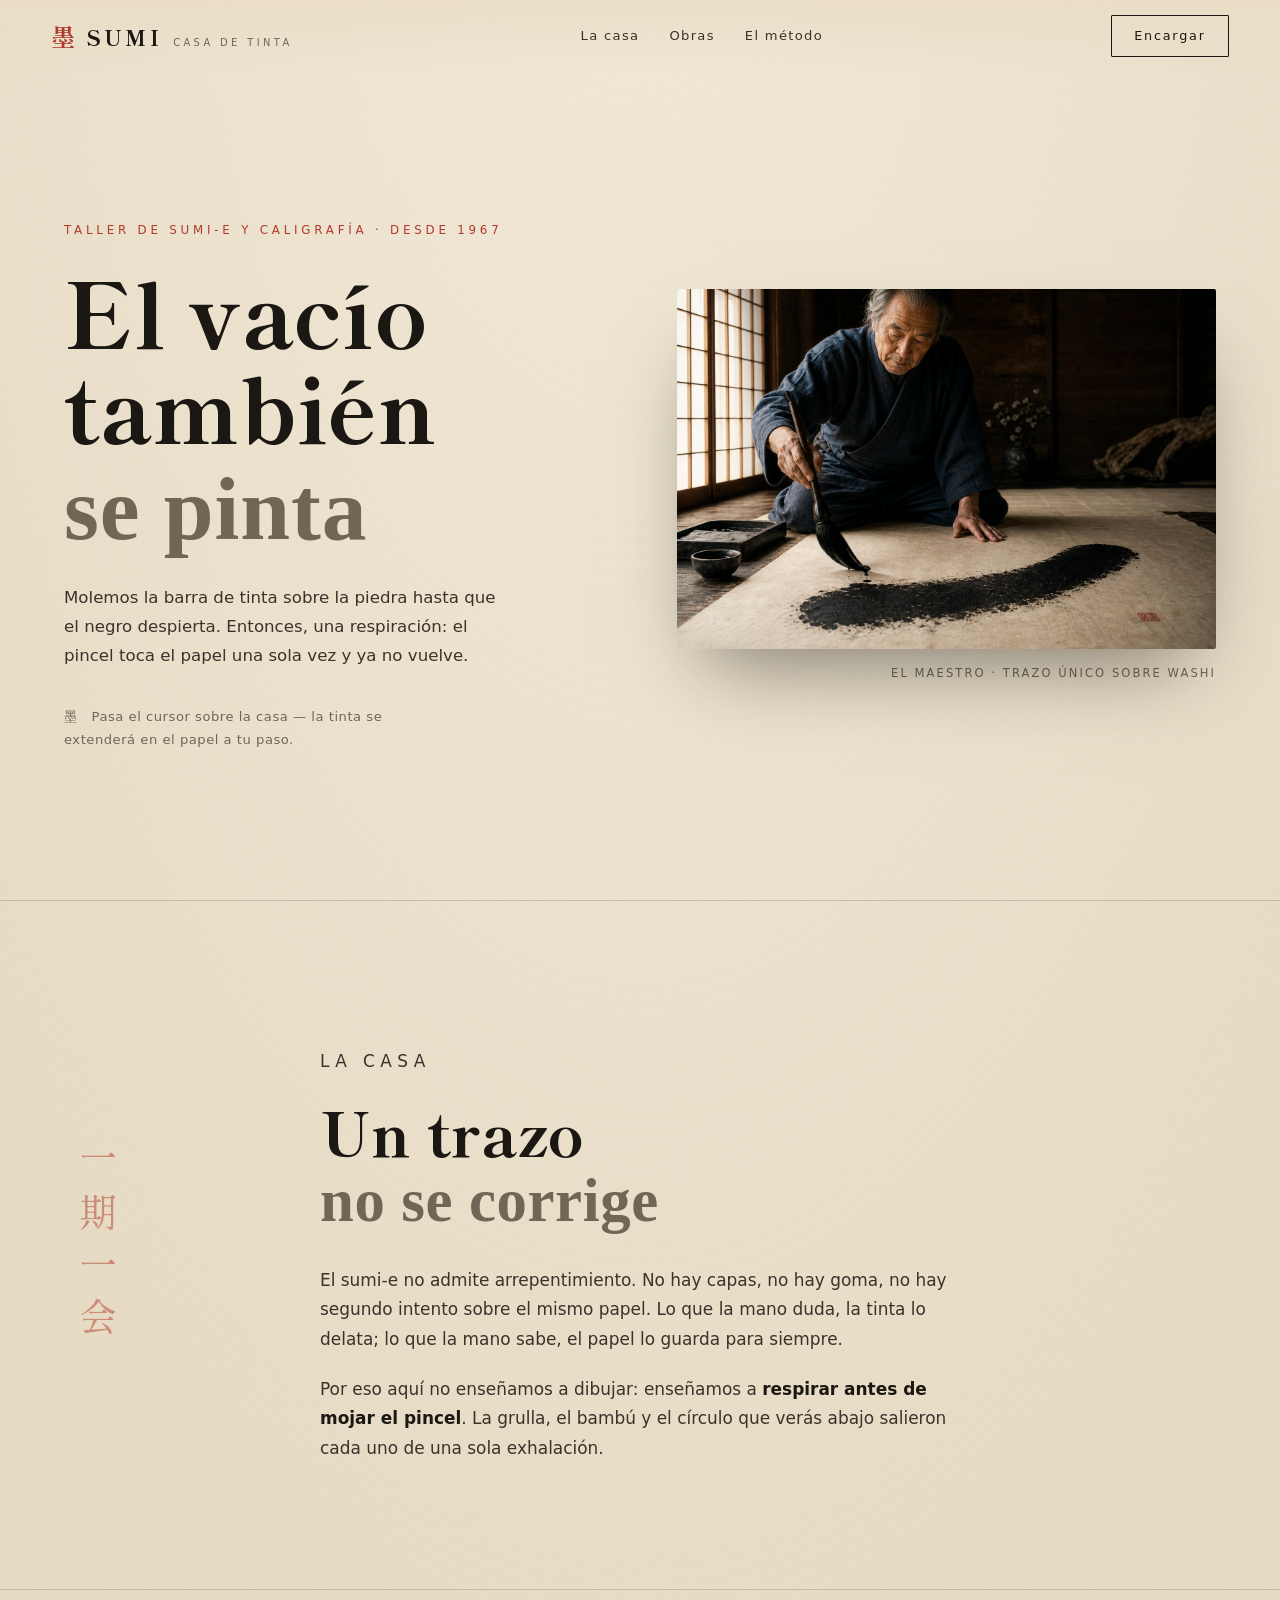
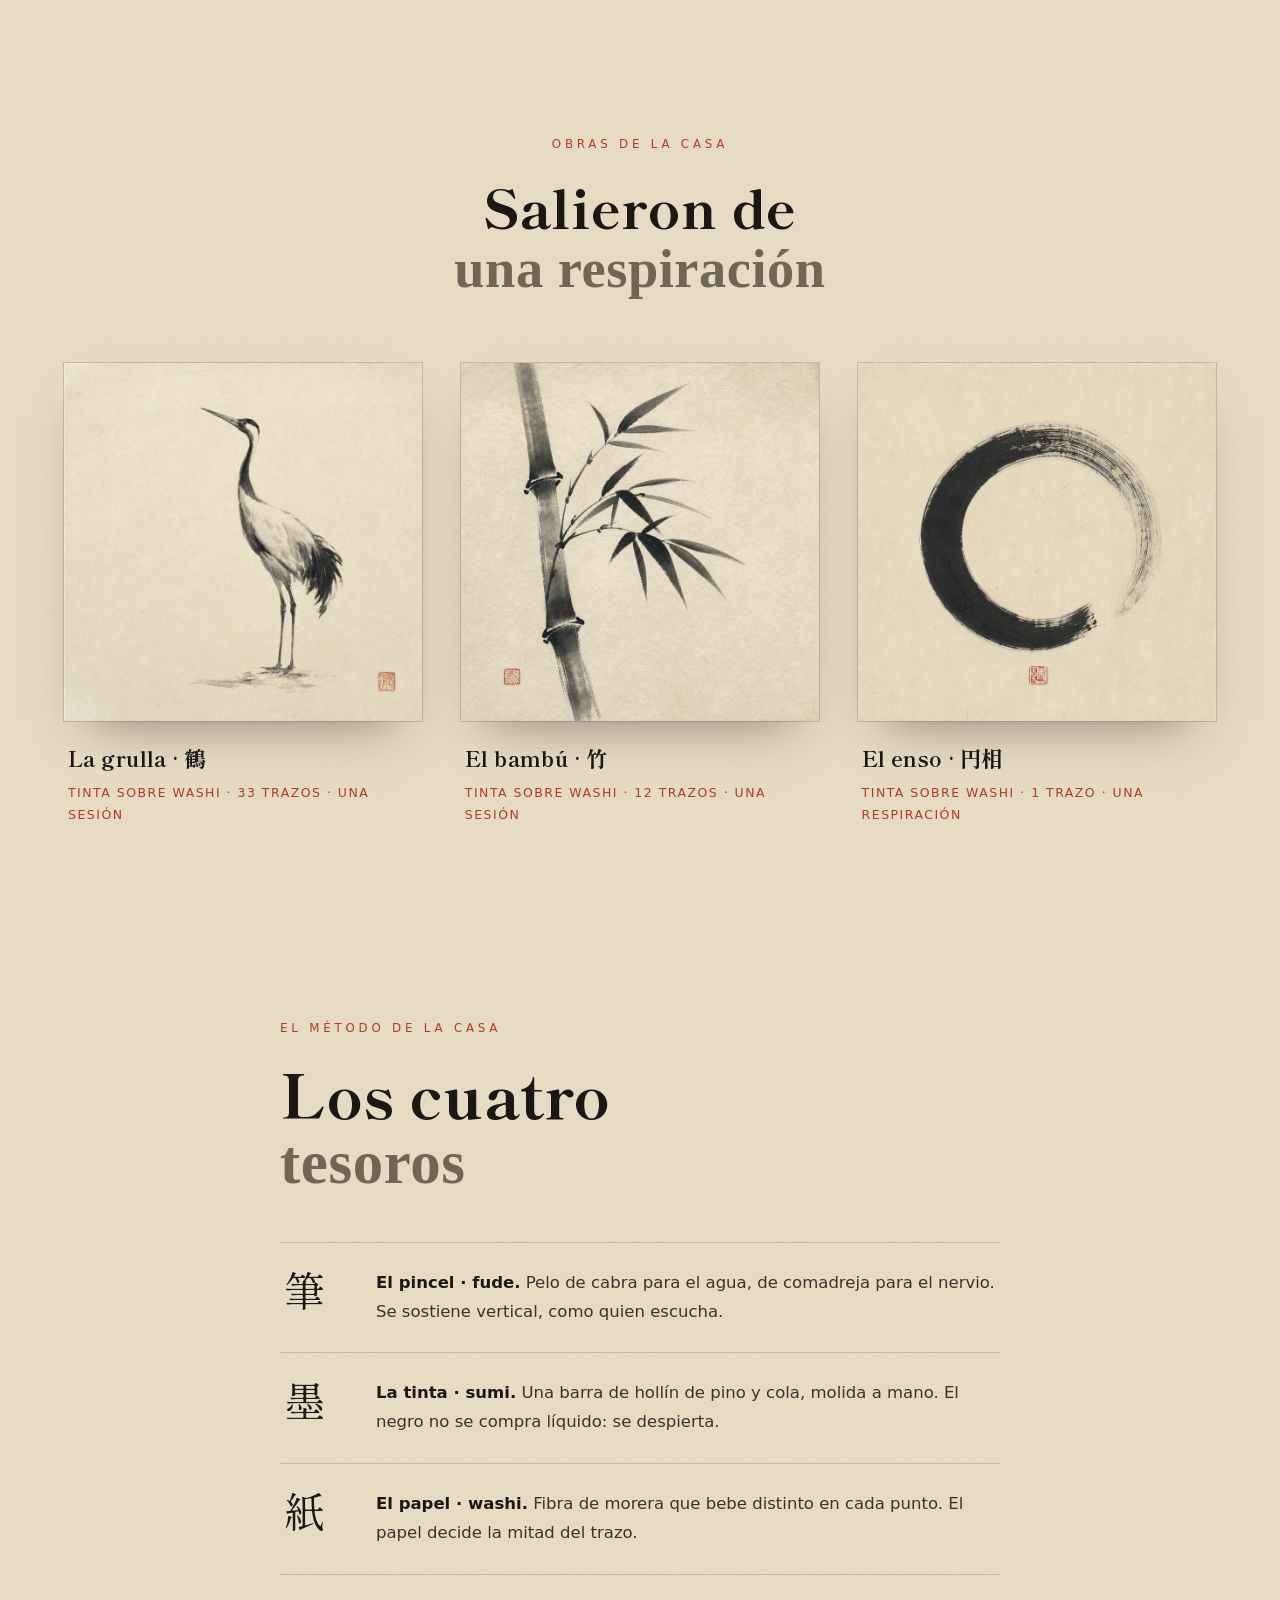
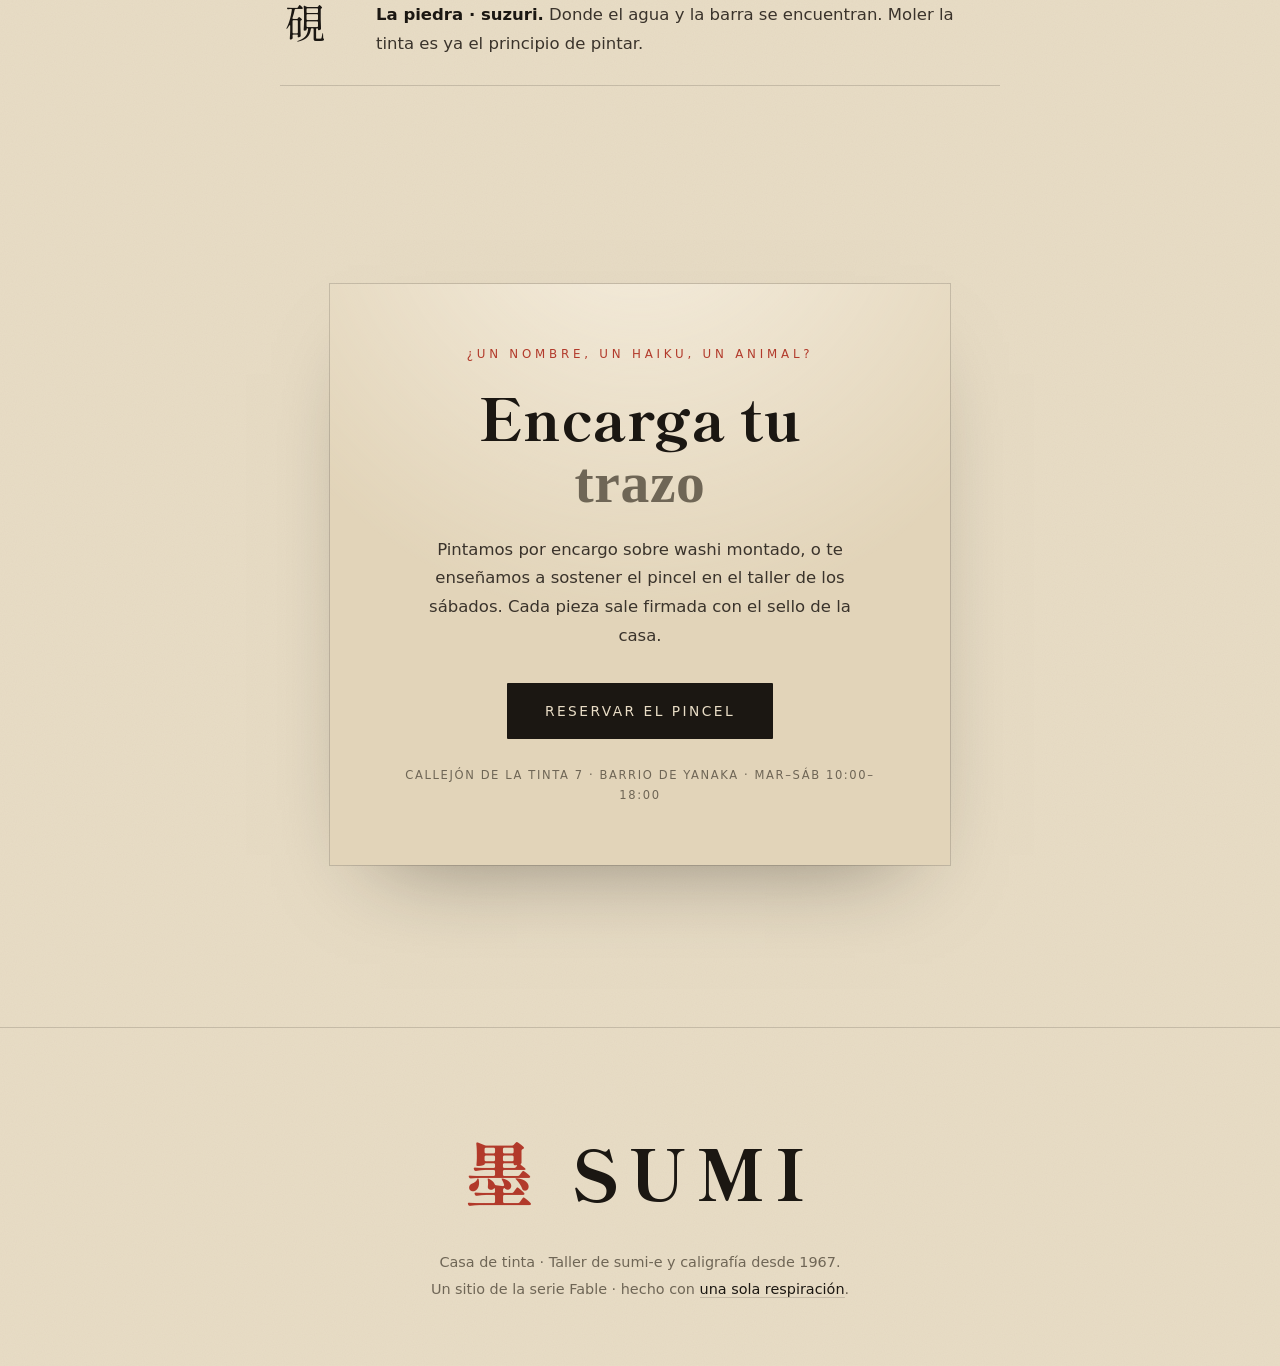
<file: index.html>
<!DOCTYPE html>
<html lang="es-MX">
<head>
<meta charset="UTF-8">
<meta name="viewport" content="width=device-width, initial-scale=1.0">
<title>SUMI — Casa de tinta · Taller de sumi-e y caligrafía</title>
<meta name="description" content="Casa de tinta desde 1967. Pintura sumi-e y caligrafía japonesa: un trazo, una respiración, sin corrección. Obras, encargos y taller.">
<meta property="og:title" content="墨 SUMI — Casa de tinta">
<meta property="og:description" content="El vacío también se pinta. Pasa el cursor y la tinta se extiende en el papel.">
<meta property="og:image" content="assets/og.jpg">
<link rel="icon" href="data:image/svg+xml,<svg xmlns='http://www.w3.org/2000/svg' viewBox='0 0 100 100'><text y='82' font-size='84'>墨</text></svg>">
<link rel="preconnect" href="https://fonts.googleapis.com">
<link rel="preconnect" href="https://fonts.gstatic.com" crossorigin>
<link href="https://fonts.googleapis.com/css2?family=Shippori+Mincho+B1:wght@500;600;700;800&family=Zen+Kaku+Gothic+New:wght@300;400;500;700&display=swap" rel="stylesheet">
<link rel="stylesheet" href="css/styles.css">
</head>
<body>

<div class="ink-cursor" aria-hidden="true"></div>

<header class="barra">
  <a class="marca" href="#"><span class="kanji">墨</span> SUMI<em>Casa de tinta</em></a>
  <nav class="nav" aria-label="Secciones">
    <a href="#manifiesto">La casa</a>
    <a href="#obras">Obras</a>
    <a href="#metodo">El método</a>
  </nav>
  <a class="cta" href="#encargo">Encargar</a>
</header>

<main>

  <!-- ====== HERO ====== -->
  <section id="hero">
    <div class="hero-texto">
      <p class="kicker">Taller de sumi-e y caligrafía · desde 1967</p>
      <h1 class="brush">El vacío<br>también<br><em>se pinta</em></h1>
      <p class="bajada">Molemos la barra de tinta sobre la piedra hasta que el negro despierta.
      Entonces, una respiración: el pincel toca el papel una sola vez y ya no vuelve.</p>
      <p class="hint">墨 &nbsp; Pasa el cursor sobre la casa — la tinta se extenderá en el papel a tu paso.</p>
    </div>
    <figure class="hero-obra">
      <img src="assets/hero.jpg" alt="Maestro calígrafo pintando un trazo de tinta sumi sobre papel washi" decoding="async">
      <figcaption>El maestro · trazo único sobre washi</figcaption>
    </figure>
  </section>

  <!-- ====== MANIFIESTO ====== -->
  <section id="manifiesto">
    <p class="vertical" aria-hidden="true">一期一会</p>
    <div class="mani-int">
      <p class="kicker">La casa</p>
      <h2 class="brush">Un trazo<br><em>no se corrige</em></h2>
      <p>El sumi-e no admite arrepentimiento. No hay capas, no hay goma, no hay segundo intento
      sobre el mismo papel. Lo que la mano duda, la tinta lo delata; lo que la mano sabe, el papel
      lo guarda para siempre.</p>
      <p>Por eso aquí no enseñamos a dibujar: enseñamos a <strong>respirar antes de mojar el pincel</strong>.
      La grulla, el bambú y el círculo que verás abajo salieron cada uno de una sola exhalación.</p>
    </div>
  </section>

  <!-- ====== OBRAS ====== -->
  <section id="obras">
    <p class="kicker centrado">Obras de la casa</p>
    <h2 class="obras-titulo brush">Salieron de<br><em>una respiración</em></h2>
    <div class="galeria">
      <figure class="obra" tabindex="0">
        <div class="obra-img"><img src="assets/obra1.jpg" alt="Pintura sumi-e de una grulla" loading="lazy" decoding="async"><span class="splot" aria-hidden="true"></span></div>
        <figcaption>
          <h3>La grulla · 鶴</h3>
          <p>Tinta sobre washi · 33 trazos · una sesión</p>
          <span class="obra-nota">Se pinta de arriba abajo, como cae la mirada del ave.</span>
        </figcaption>
      </figure>
      <figure class="obra" tabindex="0">
        <div class="obra-img"><img src="assets/obra2.jpg" alt="Pintura sumi-e de un bambú" loading="lazy" decoding="async"><span class="splot" aria-hidden="true"></span></div>
        <figcaption>
          <h3>El bambú · 竹</h3>
          <p>Tinta sobre washi · 12 trazos · una sesión</p>
          <span class="obra-nota">Cada nudo es una pausa; el tallo, una decisión sin freno.</span>
        </figcaption>
      </figure>
      <figure class="obra" tabindex="0">
        <div class="obra-img"><img src="assets/obra3.jpg" alt="Pintura sumi-e de un enso, círculo zen" loading="lazy" decoding="async"><span class="splot" aria-hidden="true"></span></div>
        <figcaption>
          <h3>El enso · 円相</h3>
          <p>Tinta sobre washi · 1 trazo · una respiración</p>
          <span class="obra-nota">El círculo se deja abierto: nada terminado está vivo.</span>
        </figcaption>
      </figure>
    </div>
  </section>

  <!-- ====== MÉTODO: los cuatro tesoros ====== -->
  <section id="metodo">
    <div class="metodo-int">
      <p class="kicker">El método de la casa</p>
      <h2 class="brush">Los cuatro<br><em>tesoros</em></h2>
      <ol class="tesoros">
        <li><span class="kanji">筆</span><div><strong>El pincel · fude.</strong> Pelo de cabra para el agua, de comadreja para el nervio. Se sostiene vertical, como quien escucha.</div></li>
        <li><span class="kanji">墨</span><div><strong>La tinta · sumi.</strong> Una barra de hollín de pino y cola, molida a mano. El negro no se compra líquido: se despierta.</div></li>
        <li><span class="kanji">紙</span><div><strong>El papel · washi.</strong> Fibra de morera que bebe distinto en cada punto. El papel decide la mitad del trazo.</div></li>
        <li><span class="kanji">硯</span><div><strong>La piedra · suzuri.</strong> Donde el agua y la barra se encuentran. Moler la tinta es ya el principio de pintar.</div></li>
      </ol>
    </div>
  </section>

  <!-- ====== ENCARGO / CTA ====== -->
  <section id="encargo">
    <div class="encargo-card">
      <p class="kicker centrado">¿Un nombre, un haiku, un animal?</p>
      <h2 class="brush">Encarga tu<br><em>trazo</em></h2>
      <p class="encargo-nota">Pintamos por encargo sobre washi montado, o te enseñamos a sostener el pincel
      en el taller de los sábados. Cada pieza sale firmada con el sello de la casa.</p>
      <a class="boton" href="#">Reservar el pincel</a>
      <p class="dir">Callejón de la Tinta 7 · Barrio de Yanaka · Mar–Sáb 10:00–18:00</p>
    </div>
  </section>

</main>

<footer class="pie">
  <p class="pie-marca"><span class="kanji">墨</span> SUMI</p>
  <p class="pie-nota">Casa de tinta · Taller de sumi-e y caligrafía desde 1967.<br>
  Un sitio de la serie Fable · hecho con <a href="#">una sola respiración</a>.</p>
</footer>

<script src="js/main.js"></script>
</body>
</html>
</file>
<file: css/styles.css>
/* ============================================================
   SUMI — casa de tinta · taller de sumi-e y caligrafía
   Washi crema, sumi negro, un acento bermellón.
   Shippori Mincho (display) + Zen Kaku Gothic New (cuerpo).
   Efectos debut (todos tinta orgánica, feTurbulence):
     A · mancha que se difunde bajo el cursor  (#inkTurb)
     B · títulos "pintados" por barrido de pincel al scroll (@property --p + #inkEdge)
     C · florecimiento húmedo al pasar sobre las obras (#inkTurb splot)
   ============================================================ */

:root{
  --washi:#e9ddc6;
  --washi-2:#e2d4b9;
  --sumi:#1b1712;
  --sumi-suave:#3a332b;
  --humo:#6f6656;
  --bermellon:#b23a2b;
  --linea:rgba(27,23,18,.16);
  --display:"Shippori Mincho B1", Georgia, serif;
  --cuerpo:"Zen Kaku Gothic New", system-ui, sans-serif;
}

*{margin:0;padding:0;box-sizing:border-box}
[hidden]{display:none!important}
.defs{position:absolute;width:0;height:0;pointer-events:none}
html{scroll-behavior:smooth}
html,body{background:var(--washi);color:var(--sumi)}
body{
  font-family:var(--cuerpo);font-weight:400;font-size:16.5px;line-height:1.75;
  overflow-x:hidden;-webkit-font-smoothing:antialiased;
  /* fibra de papel washi */
  background-image:
    radial-gradient(120% 80% at 50% -10%, rgba(255,250,240,.5), transparent 60%),
    url("data:image/svg+xml,%3Csvg xmlns='http://www.w3.org/2000/svg' width='140' height='140'%3E%3Cfilter id='f'%3E%3CfeTurbulence type='fractalNoise' baseFrequency='0.9' numOctaves='2'/%3E%3CfeColorMatrix values='0 0 0 0 0.1 0 0 0 0 0.09 0 0 0 0 0.07 0 0 0 0.04 0'/%3E%3C/filter%3E%3Crect width='140' height='140' filter='url(%23f)'/%3E%3C/svg%3E");
}
img{max-width:100%;display:block}
a{color:inherit;text-decoration:none}
::selection{background:var(--sumi);color:var(--washi)}
strong{font-weight:700;color:var(--sumi)}
.kanji{font-family:var(--display)}

/* ---------- A · mancha de tinta que sigue el cursor ---------- */
.ink-cursor{
  position:fixed;left:0;top:0;width:240px;height:240px;margin:-120px 0 0 -120px;
  background:url("../assets/ink.png") center/contain no-repeat;
  pointer-events:none;z-index:5;opacity:0;transition:opacity .55s ease;
  will-change:transform;
}
body.ink-on .ink-cursor{opacity:.72}

/* ---------- B · títulos pintados por el pincel ---------- */
.brush{position:relative}
/* la cortina solo existe si el JS marcó .tinta (si no, el título se ve por defecto) */
.tinta .brush::after{
  content:"";position:absolute;inset:-4px -10px;z-index:2;
  background:var(--washi);
  transform:scaleX(1);transform-origin:100% 50%;
  will-change:transform;pointer-events:none; /* capa propia → anima en el compositor */
}
.tinta .brush.in::after{animation:descubrir 1.15s cubic-bezier(.66,0,.2,1) forwards}
@keyframes descubrir{to{transform:scaleX(0)}}
@media(prefers-reduced-motion:reduce){ .tinta .brush::after{display:none} }

/* ---------- Barra ---------- */
.barra{
  position:fixed;top:0;left:0;right:0;z-index:50;
  display:flex;align-items:center;justify-content:space-between;
  padding:15px clamp(18px,4vw,52px);
  background:linear-gradient(var(--washi), rgba(233,221,198,.0));
}
.marca{font-family:var(--display);font-weight:800;font-size:1.34rem;letter-spacing:.16em;display:flex;align-items:baseline;gap:.5ch}
.marca .kanji{font-size:1.5rem;color:var(--bermellon)}
.marca em{font-family:var(--cuerpo);font-style:normal;font-weight:400;font-size:.62rem;letter-spacing:.34em;text-transform:uppercase;color:var(--humo);margin-left:.6ch}
.nav{display:flex;gap:30px;font-size:.82rem;letter-spacing:.1em;color:var(--sumi-suave)}
.nav a{position:relative;padding:3px 0}
.nav a::after{content:"";position:absolute;left:0;bottom:-2px;width:100%;height:1.5px;background:var(--sumi);transform:scaleX(0);transform-origin:right;transition:transform .4s cubic-bezier(.7,0,.2,1)}
.nav a:hover::after{transform:scaleX(1);transform-origin:left}
.cta{
  font-size:.8rem;letter-spacing:.14em;
  border:1.5px solid var(--sumi);padding:9px 22px;border-radius:1px;
  transition:background .3s,color .3s;
}
.cta:hover{background:var(--sumi);color:var(--washi)}
@media(max-width:760px){.nav{display:none}}

/* ---------- tipografía de secciones ---------- */
.kicker{font-size:.74rem;letter-spacing:.32em;text-transform:uppercase;color:var(--bermellon);margin-bottom:22px;font-weight:500}
.kicker.centrado{text-align:center}
h1,h2{font-family:var(--display);font-weight:800;line-height:1.06;letter-spacing:.01em}
h1 em,h2 em{font-style:normal;font-weight:600;color:var(--humo)}

/* ---------- Hero ---------- */
#hero{
  min-height:100vh;display:grid;grid-template-columns:1.02fr .98fr;align-items:center;
  gap:clamp(20px,4vw,64px);padding:16vh clamp(20px,5vw,84px) 8vh;
}
#hero h1{font-size:clamp(3rem,7vw,6rem);margin-bottom:8px}
.bajada{margin-top:26px;max-width:42ch;color:var(--sumi-suave);font-size:clamp(1rem,1.3vw,1.12rem)}
.hint{margin-top:36px;font-size:.82rem;letter-spacing:.04em;color:var(--humo);max-width:40ch}
.hint .kanji{color:var(--bermellon);font-size:1.1rem}
.hero-obra{position:relative;justify-self:center;max-width:560px}
.hero-obra img{
  width:100%;border-radius:2px;
  box-shadow:0 40px 80px -30px rgba(27,23,18,.55);
  filter:saturate(.96) contrast(1.02);
}
.hero-obra figcaption{
  margin-top:14px;text-align:right;font-size:.72rem;letter-spacing:.18em;text-transform:uppercase;color:var(--humo);
}

/* ---------- Manifiesto ---------- */
#manifiesto{
  position:relative;
  display:flex;justify-content:center;
  padding:14vh clamp(20px,5vw,84px);
  border-top:1px solid var(--linea);border-bottom:1px solid var(--linea);
}
.vertical{
  position:absolute;left:clamp(16px,5vw,70px);top:50%;transform:translateY(-50%);
  writing-mode:vertical-rl;font-family:var(--display);font-size:clamp(1.4rem,3vw,2.4rem);
  letter-spacing:.4em;color:rgba(178,58,43,.5);pointer-events:none;
}
.mani-int{max-width:640px}
#manifiesto h2{font-size:clamp(2.2rem,5vw,3.8rem);margin-bottom:32px}
.mani-int p{margin-top:20px;color:var(--sumi-suave);font-size:1.06rem}

/* ---------- Obras ---------- */
#obras{padding:16vh clamp(20px,5vw,84px) 12vh}
.obras-titulo{text-align:center;font-size:clamp(2rem,4.6vw,3.4rem);margin-bottom:64px}
.galeria{display:grid;grid-template-columns:repeat(3,1fr);gap:clamp(20px,3vw,44px);max-width:1200px;margin:0 auto}
.obra{background:transparent}
.obra-img{
  position:relative;overflow:hidden;background:var(--washi-2);
  box-shadow:0 26px 50px -28px rgba(27,23,18,.5);
  outline:1px solid var(--linea);
}
.obra-img img{width:100%;aspect-ratio:1;object-fit:cover;transition:transform 1.2s cubic-bezier(.2,.6,.2,1)}
.obra:hover .obra-img img,.obra:focus .obra-img img{transform:scale(1.04)}
/* C · florecimiento húmedo de tinta */
.splot{
  position:absolute;left:var(--x,50%);top:var(--y,50%);width:250px;height:250px;margin:-125px;
  background:url("../assets/ink.png") center/contain no-repeat;
  transform:scale(0);opacity:0;pointer-events:none;
  transition:transform .8s cubic-bezier(.2,.7,.25,1), opacity .55s;
}
.obra:hover .splot,.obra:focus .splot{transform:scale(1.9);opacity:.5}
.obra figcaption{padding:18px 4px 0}
.obra h3{font-family:var(--display);font-weight:700;font-size:1.34rem;letter-spacing:.02em}
.obra figcaption>p{font-size:.78rem;letter-spacing:.12em;text-transform:uppercase;color:var(--bermellon);margin-top:6px}
.obra-nota{display:block;margin-top:12px;color:var(--sumi-suave);font-size:.95rem;
  max-height:0;opacity:0;overflow:hidden;transition:max-height .5s ease,opacity .5s ease}
.obra:hover .obra-nota,.obra:focus .obra-nota{max-height:80px;opacity:1}

/* ---------- Método: cuatro tesoros ---------- */
#metodo{display:flex;justify-content:center;padding:8vh clamp(20px,5vw,84px) 16vh}
.metodo-int{max-width:720px;width:100%}
#metodo h2{font-size:clamp(2.2rem,5vw,3.8rem);margin-bottom:46px}
.tesoros{list-style:none}
.tesoros li{
  display:grid;grid-template-columns:70px 1fr;gap:22px;align-items:start;
  padding:26px 4px;border-top:1px solid var(--linea);color:var(--sumi-suave);
}
.tesoros li:last-child{border-bottom:1px solid var(--linea)}
.tesoros .kanji{font-size:2.6rem;color:var(--sumi);line-height:1}
.tesoros strong{display:inline}

/* ---------- Encargo ---------- */
#encargo{padding:6vh clamp(20px,5vw,84px) 18vh;display:flex;justify-content:center}
.encargo-card{
  text-align:center;max-width:620px;padding:60px clamp(26px,5vw,72px);
  background:
    radial-gradient(120% 130% at 50% -20%, rgba(255,250,240,.7), transparent 60%),
    var(--washi-2);
  outline:1px solid var(--linea);
  box-shadow:0 40px 90px -50px rgba(27,23,18,.5);
}
.encargo-card h2{font-size:clamp(2.2rem,5vw,3.6rem);margin-bottom:22px}
.encargo-nota{color:var(--sumi-suave);max-width:44ch;margin:0 auto 32px}
.boton{
  display:inline-block;font-size:.86rem;letter-spacing:.18em;text-transform:uppercase;
  background:var(--sumi);color:var(--washi);padding:16px 38px;border-radius:1px;
  transition:transform .3s, background .3s;
}
.boton:hover{transform:translateY(-2px);background:var(--bermellon)}
.dir{margin-top:26px;font-size:.72rem;letter-spacing:.14em;text-transform:uppercase;color:var(--humo)}

/* ---------- Pie ---------- */
.pie{padding:9vh clamp(20px,6vw,90px) 7vh;border-top:1px solid var(--linea);text-align:center}
.pie-marca{font-family:var(--display);font-weight:800;font-size:clamp(2.4rem,7vw,4.4rem);letter-spacing:.14em;margin-bottom:16px}
.pie-marca .kanji{color:var(--bermellon)}
.pie-nota{color:var(--humo);font-size:.9rem;line-height:1.9}
.pie-nota a{color:var(--sumi);border-bottom:1px solid var(--linea)}

/* ---------- Móvil ---------- */
@media(max-width:860px){
  #hero{grid-template-columns:1fr;text-align:center;padding-top:18vh;gap:40px}
  .hero-texto{order:2}
  .hero-obra{order:1;max-width:420px}
  .bajada,.hint{margin-left:auto;margin-right:auto}
  .hero-obra figcaption{text-align:center}
  .galeria{grid-template-columns:1fr;max-width:440px}
  .vertical{display:none}
  .ink-cursor{display:none} /* sin cursor en táctil */
}
</file>
